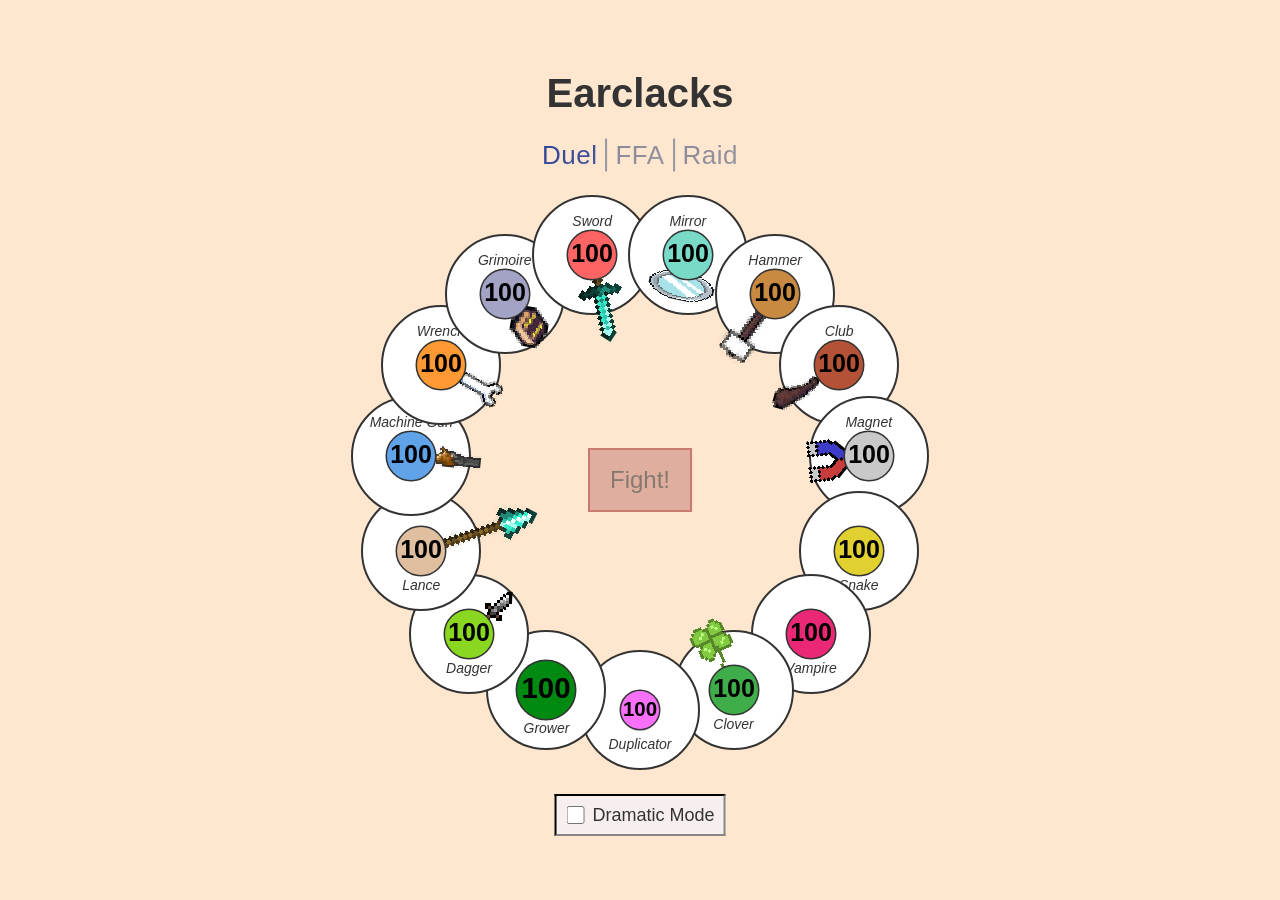
<file: index.html>
<!DOCTYPE html>
<html lang="en">

<head>
    <meta charset="UTF-8" />
    <title>Earclacks</title>
    <link rel="stylesheet" href="index.css">
</head>

<body class="">
    <div id="menu">
        <h1>Earclacks</h1>
        <div id="mode">
            <span class="selected">Duel</span>
            <div id="divider"></div>
            <span>FFA</span>
            <div id="divider"></div>
            <span>Raid</span>
        </div>
        <div id="balls"></div>
        <button id="start" class="disabled">Fight!</button>
        <label id="dramatic-toggle"><input type="checkbox" id="dramatic-check"> Dramatic Mode</label>
    </div>
    <div id="battle" class="hidden">
        <div class="col" style="position: relative;">
            <div id="battle-ui">
                <div id="ball1-info" class="ball-info"></div>
                <div id="ball2-info" class="ball-info"></div>
            </div>
            <div id="raid-boss-info" class="ball-info"></div>
            <canvas id="canvas" width="406" height="406"></canvas>
            <button id="back">⏎ Back</button>
        </div>
        <div id="leaderboard"></div>
        <script src="seedrandom.js"></script>
        <script src="index.js"></script>
        <script src="ffa-config.js"></script>
        <script src="raid-config.js"></script>
        <script src="dramatic.js"></script>
        <script src="ui.js"></script>
    </div>
</body>

</html>
</file>
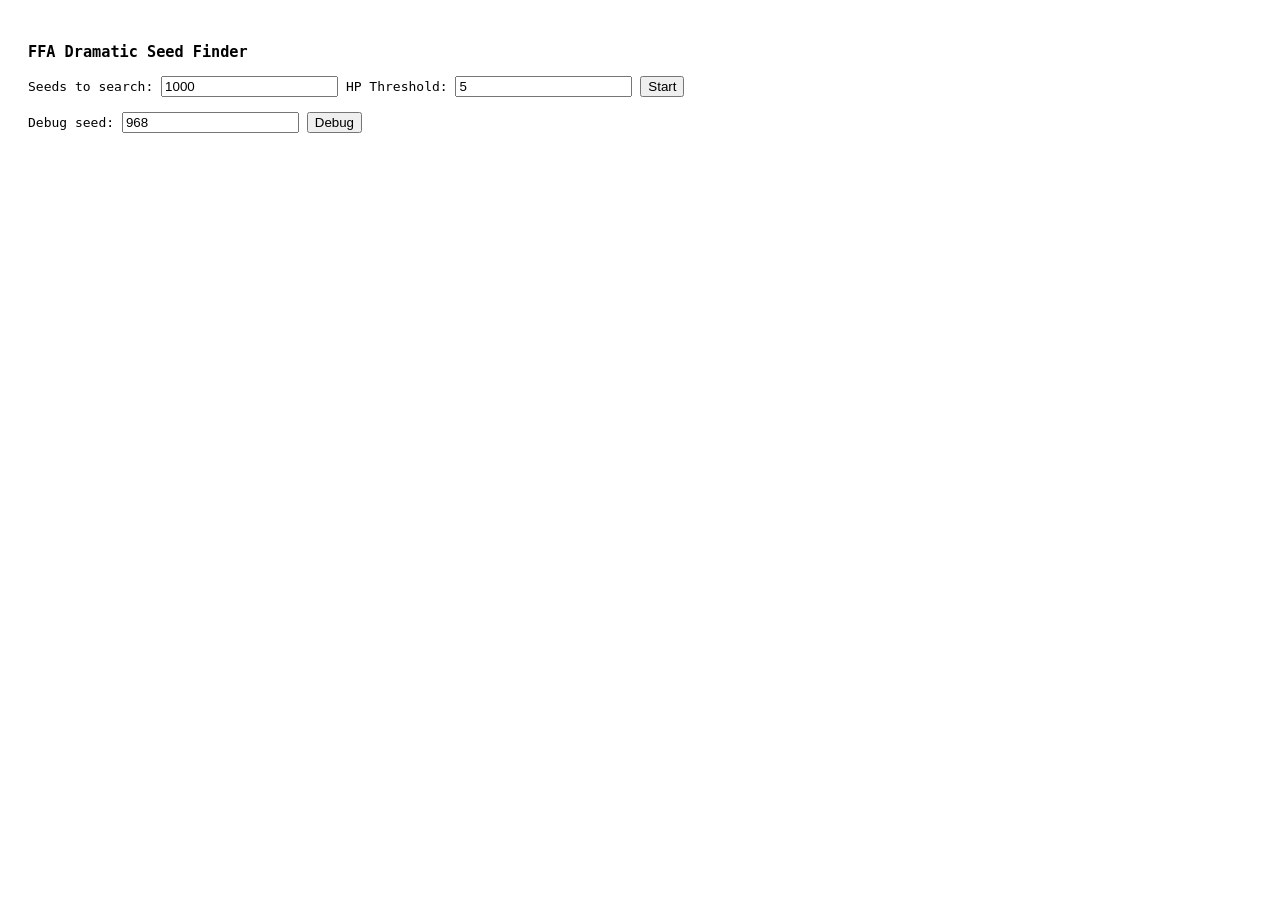
<file: find-ffa-seeds.html>
<!DOCTYPE html>
<html>

<head>
    <title>Find FFA Dramatic Seeds</title>
    <style>
        body {
            font-family: monospace;
            padding: 20px;
        }

        #output {
            white-space: pre-wrap;
        }
    </style>
</head>

<body>
    <h3>FFA Dramatic Seed Finder</h3>
    <div>
        <label>Seeds to search: <input type="number" id="matches" value="1000"></label>
        <label>HP Threshold: <input type="number" id="threshold" value="5"></label>
        <button id="start">Start</button>
        <br><br>
        <label>Debug seed: <input type="number" id="debugSeed" value="968"></label>
        <button id="debug">Debug</button>
    </div>
    <div id="output"></div>

    <script>
        document.getElementById('start').onclick = () => {
            const output = document.getElementById('output');
            const matches = +document.getElementById('matches').value;
            const threshold = +document.getElementById('threshold').value;

            output.textContent = 'Running in worker...\n';

            const worker = new Worker('find-ffa-seeds-worker.js');
            worker.postMessage({ matches, threshold });
            worker.onmessage = (e) => {
                if (e.data.progress) {
                    output.textContent = e.data.progress;
                } else {
                    output.textContent = e.data.result;
                    worker.terminate();
                }
            };
        };

        document.getElementById('debug').onclick = () => {
            const output = document.getElementById('output');
            const debugSeed = +document.getElementById('debugSeed').value;

            output.textContent = 'Check browser console for debug output...\n';

            const worker = new Worker('find-ffa-seeds-worker.js');
            worker.postMessage({ debugSeed });
            worker.onmessage = (e) => {
                output.textContent = e.data.result + '\n\nCheck browser console (F12) for detailed logs.';
                worker.terminate();
            };
        };
    </script>
</body>

</html>
</file>
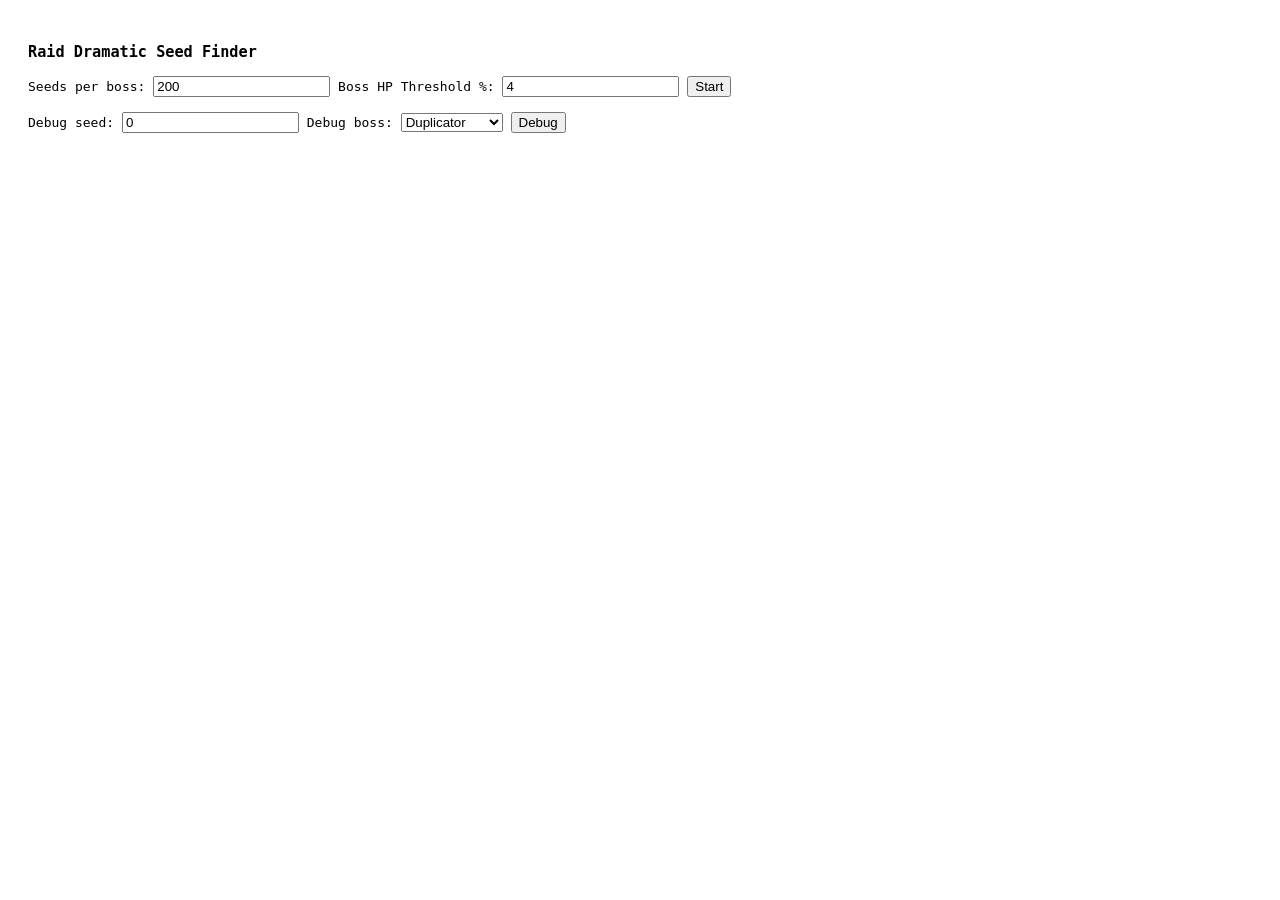
<file: find-raid-seeds.html>
<!DOCTYPE html>
<html>

<head>
    <title>Find Raid Dramatic Seeds</title>
    <style>
        body {
            font-family: monospace;
            padding: 20px;
        }

        #output {
            white-space: pre-wrap;
        }
    </style>
</head>

<body>
    <h3>Raid Dramatic Seed Finder</h3>
    <div>
        <label>Seeds per boss: <input type="number" id="matches" value="200"></label>
        <label>Boss HP Threshold %: <input type="number" id="bossHp" value="4" step="1"></label>
        <button id="start">Start</button>
        <br><br>
        <label>Debug seed: <input type="number" id="debugSeed" value="0"></label>
        <label>Debug boss:
            <select id="debugBoss">
                <option>Duplicator</option>
                <option>Grower</option>
                <option>Dagger</option>
                <option>Lance</option>
                <option>Machine Gun</option>
                <option>Wrench</option>
                <option>Grimoire</option>
                <option>Sword</option>
                <option>Mirror</option>
                <option>Hammer</option>
                <option>Club</option>
                <option>Magnet</option>
                <option>Snake</option>
                <option>Vampire</option>
                <option>Clover</option>
            </select>
        </label>
        <button id="debug">Debug</button>
    </div>
    <div id="output"></div>

    <script>
        document.getElementById('start').onclick = () => {
            const output = document.getElementById('output');
            const matches = +document.getElementById('matches').value;
            const bossHpThreshold = +document.getElementById('bossHp').value;

            output.textContent = 'Running in worker...\n';

            const worker = new Worker('find-raid-seeds-worker.js');
            worker.postMessage({ matches, bossHpThreshold });
            worker.onmessage = (e) => {
                if (e.data.progress) {
                    output.textContent = 'Running in worker...\n' + e.data.progress;
                } else {
                    output.textContent = e.data.result;
                    worker.terminate();
                }
            };
        };

        document.getElementById('debug').onclick = () => {
            const output = document.getElementById('output');
            const debugSeed = +document.getElementById('debugSeed').value;
            const debugBoss = document.getElementById('debugBoss').value;

            output.textContent = 'Running...\n';

            const worker = new Worker('find-raid-seeds-worker.js');
            worker.postMessage({ debugSeed, debugBoss });
            worker.onmessage = (e) => {
                output.textContent = e.data.result;
                worker.terminate();
            };
        };
    </script>
</body>

</html>
</file>
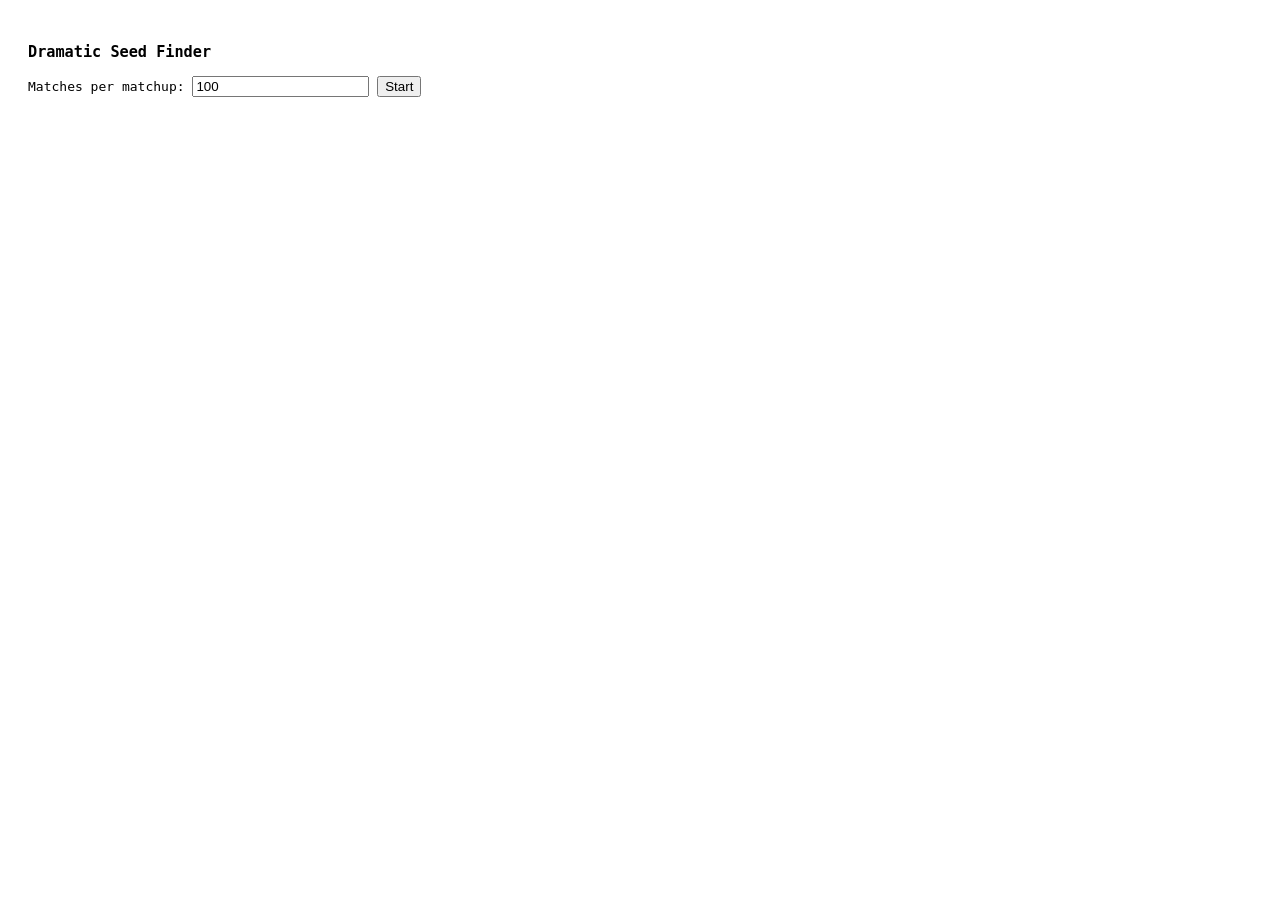
<file: find-seeds.html>
<!DOCTYPE html>
<html>

<head>
    <title>Find Dramatic Seeds</title>
    <style>
        body {
            font-family: monospace;
            padding: 20px;
        }

        #output {
            white-space: pre-wrap;
        }
    </style>
</head>

<body>
    <h3>Dramatic Seed Finder</h3>
    <div>
        <label>Matches per matchup: <input type="number" id="matches" value="100"></label>
        <button id="start">Start</button>
    </div>
    <div id="output"></div>

    <script>
        document.getElementById('start').onclick = () => {
            const output = document.getElementById('output');
            const matches = +document.getElementById('matches').value;

            output.textContent = 'Running in worker...\n';

            const worker = new Worker('find-seeds-worker.js');
            worker.postMessage({ matches });
            worker.onmessage = (e) => {
                if (e.data.progress) {
                    output.textContent = 'Running in worker...\n' + e.data.progress;
                } else {
                    output.textContent = e.data.result;
                    worker.terminate();
                }
            };
        };
    </script>
</body>

</html>
</file>
<file: index.css>
body {
    margin: 0;
    background: #ffe7cf;
    display: flex;
    justify-content: center;
    align-items: center;
    height: 100vh;
    color: white;
    font-size: 18px;
    font-family: sans-serif;
}

.col {
    display: flex;
    flex-direction: column;
    align-items: center;
    justify-content: center;
}

.hidden {
    display: none !important;
}

#menu {
    position: relative;
}

#menu>* {
    position: absolute;
    right: 0;
    translate: 50% 50%;
}

#menu h1 {
    bottom: 330px;
    color: #333;
    font-size: 40px;
}

#mode {
    bottom: 295px;
    display: flex;
    font-size: 26px;
    letter-spacing: 0.5px;
}

#mode> :hover {
    text-decoration: underline;
}

#mode>* {
    background: linear-gradient(to bottom right, #888697, #9697a2);
    background-clip: text;
    color: transparent;
    cursor: pointer;
    user-select: none;
}

#mode>.selected {
    background: linear-gradient(to bottom right, #2a3e98, #495a9c);
    background-clip: text;
}

#divider {
    margin: 0 8px;
    width: 2px;
    height: 1lh;
    position: relative;
}

#divider::after {
    content: "";
    position: absolute;
    background-color: #9697a2;
    top: -1px;
    bottom: -1px;
    left: 0;
    right: 0;
}

#balls {
    bottom: -30px;
    transform-style: preserve-3d;
}

#balls>:first-child {
    transform: rotateY(-0.061deg);
}

#balls>* {
    position: absolute;
    background-color: white;
    border-radius: 50%;
    border: 0;
    cursor: pointer;
    translate: 50% 50%;
    border: 2px solid #333;
}

#balls>*>canvas {
    position: absolute;
    right: 50%;
    bottom: 50%;
    translate: 50% 50%;
    pointer-events: none;
}

#balls>*>span {
    position: absolute;
    right: 50%;
    translate: 50% 0;
    color: #333;
    font-style: italic;
    font-size: 14px;
    width: 90px;
}

#balls>.selected,
.ffa #balls>:not([data-disabled]) {
    background-color: #c9dcff;
}

.ffa #balls>* {
    cursor: auto;
    pointer-events: none;
}

#balls>[data-disabled] {
    cursor: auto;
    pointer-events: none;
    background-color: #f7f0e9;
}

#balls>[data-disabled]>* {
    opacity: 0.5;
}

#dramatic-toggle {
    position: absolute;
    bottom: -365px;
    color: #333;
    cursor: pointer;
    display: flex;
    white-space: nowrap;
    border: 2px #333 inset;
    background-color: #f7eeee;
    padding: 7px 9px;
    align-items: center;
}

#dramatic-toggle input {
    margin-right: 8px;
    margin-left: 1px;
    width: 18px;
    height: 18px;
    border-radius: 0 !important;
}

#start {
    position: absolute;
    bottom: -30px;
    font-size: 24px;
    color: black;
    border: 2px solid #c10000;
    background-color: #ff978e;
    padding: 16px 20px;
    cursor: pointer;
}

#menu:not(.ffa) #start.disabled {
    pointer-events: none;
}

#menu:not(.ffa) #start.disabled::after {
    position: absolute;
    top: -2px;
    bottom: -2px;
    left: -2px;
    right: -2px;
    content: "";
    background-color: #cebcaa;
    opacity: 0.65;
}

#battle-ui {
    display: flex;
    justify-content: space-between;
    width: 400px;
    margin-bottom: 4px;
    font-size: 18px;
    color: #333;
}

.ball-info {
    padding: 8px 12px;
    border-radius: 8px;
    min-width: 100px;
}

.ball-info .name {
    font-weight: bold;
    margin-bottom: 4px;
}

#ball2-info {
    text-align: right;
}

.stat {
    font-size: 16px;
}

#battle ul {
    margin: 0;
    padding: 0;
}

#battle li {
    list-style: none;
    white-space: nowrap;
}

.na {
    color: #7f7f7f;
    font-style: italic;
}

.hp-bar {
    position: relative;
    display: flex;
    margin-bottom: 3px;
}

#ball2-info .hp-bar {
    flex-direction: row-reverse;
}

.hp-bar>span {
    position: absolute;
    bottom: 50%;
    translate: 0 50%;
    font-weight: bold;
    font-size: 18px;
}

.ded {
    font-size: 32px;
}

/* FFA Leaderboard */
#battle {
    display: flex;
    align-items: center;
}

#battle.ffa-mode #battle-ui {
    display: none;
}

#battle.raid-mode #battle-ui {
    display: none;
}

#raid-boss-info {
    display: none;
    text-align: center;
    margin-bottom: 4px;
    color: #333;
}

#battle.raid-mode #raid-boss-info {
    display: block;
}

#leaderboard {
    display: none;
    margin-left: 60px;
    overflow-y: auto;
    overflow-x: hidden;
    position: relative;
    width: 180px;
}

.dmg {
    left: 118px;
    color: #777;
    white-space: nowrap;
    font-weight: bold;
    font-size: 18px;
}

.stat-line {
    display: flex;
    justify-content: space-between;
    align-items: center;
    font-size: 16px;
}

#battle.ffa-mode #leaderboard {
    display: flex;
}

#battle.raid-mode #leaderboard {
    display: flex;
}

.lb-entry {
    color: #333;
    position: absolute;
    transition: top 0.3s ease;
}

.lb-entry.dead {
    opacity: 0.5;
}

.lb-entry .name {
    font-weight: bold;
    margin-bottom: 4px;
}

.lb-entry .hp-bar>:first-child {
    left: 7px;
}

#back {
    border: 0;
    padding: 0;
    font-size: 22px;
    background: linear-gradient(to bottom right, #982a2a, #9c4949);
    background-clip: text;
    color: transparent;
    letter-spacing: 0.5px;
    cursor: pointer;

    position: absolute;
    bottom: -48px;
    right: 0;
}

.ffa-mode #back {
    bottom: 15px;
    right: auto;
    left: -25px;
}

.raid-mode #back {
    bottom: 15px;
    right: auto;
    left: -15px;
    translate: -100% 0;
}
</file>
